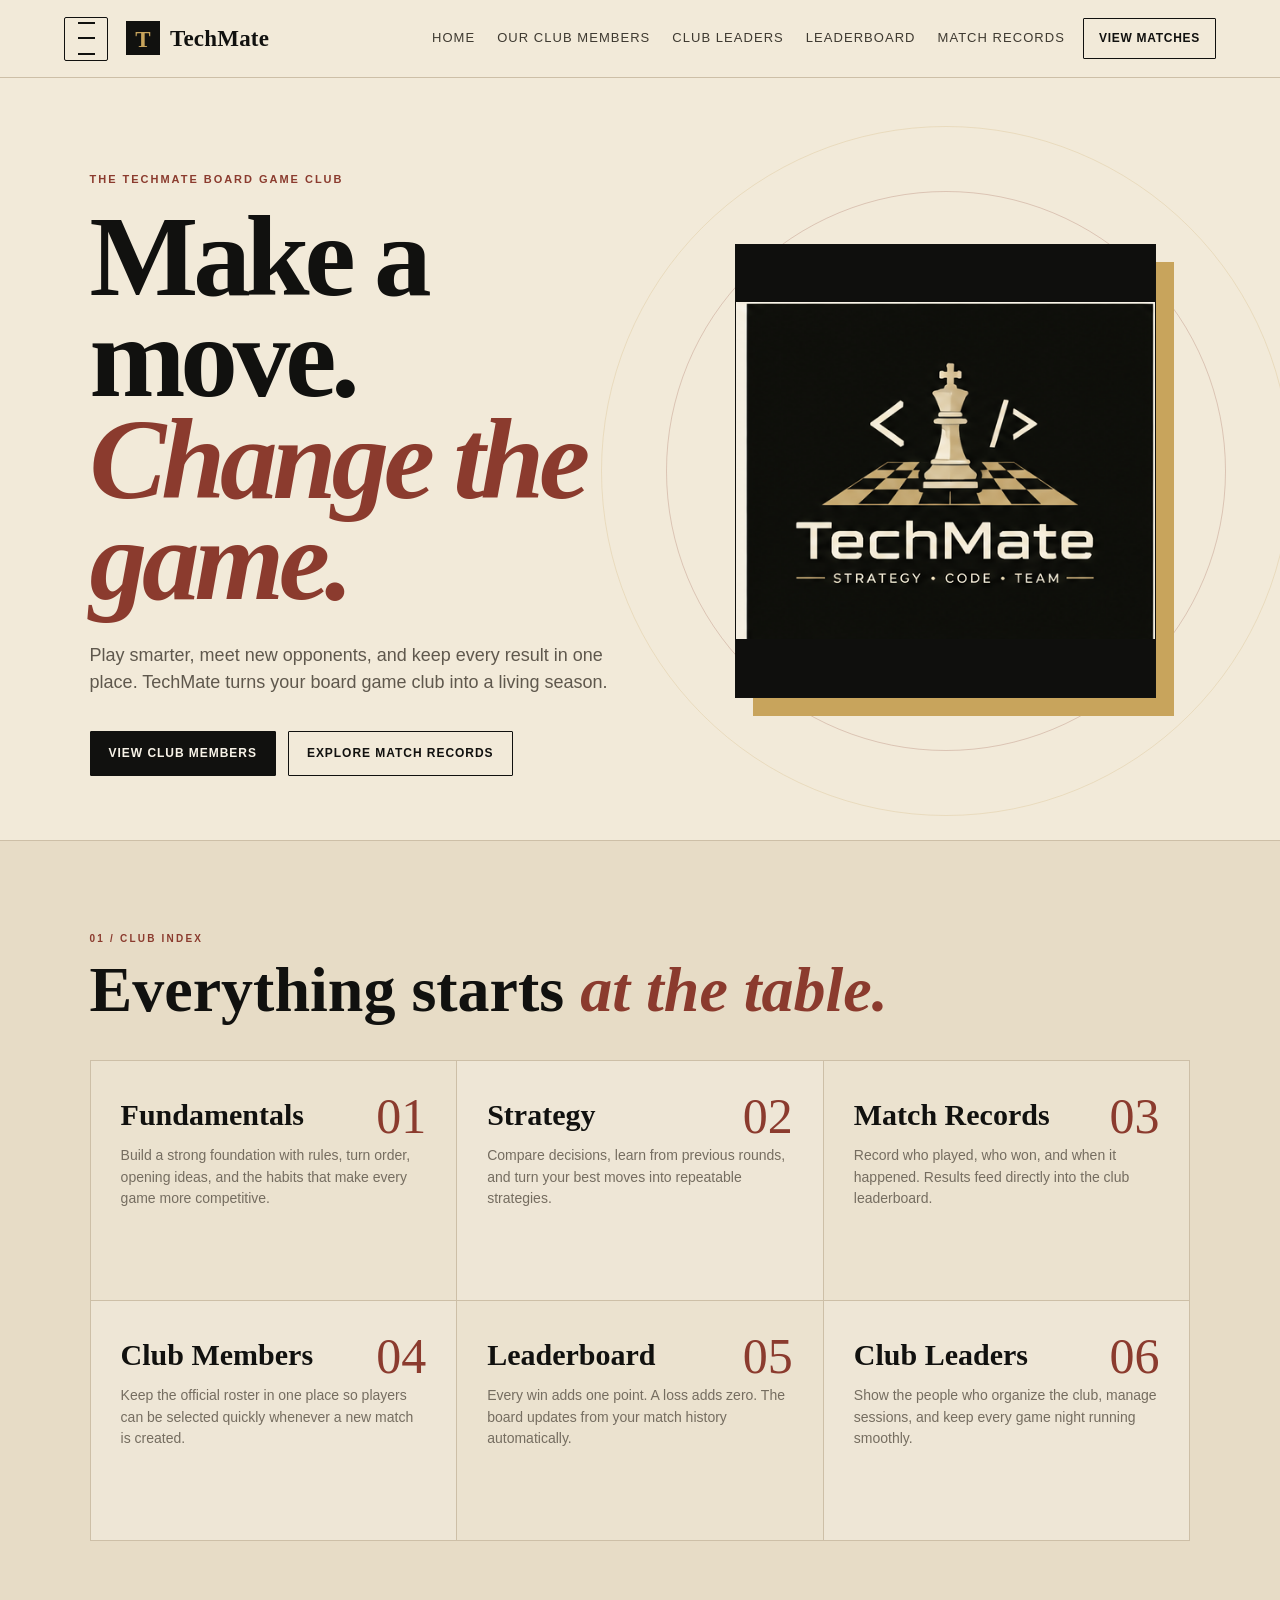
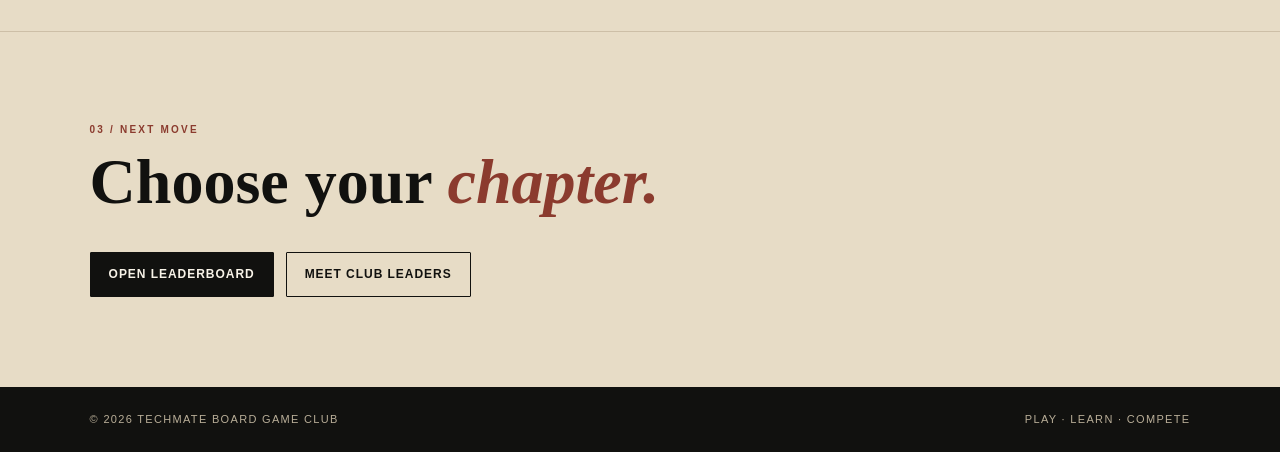
<file: readonly/index.html>
<!DOCTYPE html>
<html lang="en">
<head>
<meta charset="UTF-8"><meta name="viewport" content="width=device-width, initial-scale=1.0">
<title>TechMate | Board Game Club</title>
<link rel="stylesheet" href="style.css">
</head>
<body data-page="home" data-editable="false">
<header class="navbar">
<button class="menu-toggle" id="menuToggle" aria-label="Open table of contents"><span></span><span></span><span></span></button>
<a class="brand" href="index.html"><span class="brand-mark">T</span><span>TechMate</span></a>
<nav><a href="index.html">Home</a><a href="club-members.html">Our Club Members</a><a href="club-leaders.html">Club Leaders</a><a href="leaderboard.html">Leaderboard</a><a href="match-records.html">Match Records</a></nav>
<a class="nav-button" href="match-records.html">View Matches</a>
</header>
<div class="sidebar-overlay" id="sidebarOverlay"></div>
<aside class="sidebar" id="sidebar">
<div class="sidebar-head"><span class="brand-mark">T</span><span class="sidebar-title">TechMate</span></div>
<nav class="sidebar-nav">
<a href="index.html"><span class="dot"></span>Home</a>
<a href="club-members.html"><span class="dot"></span>Our Club Members</a>
<a href="club-leaders.html"><span class="dot"></span>Club Leaders</a>
<a href="leaderboard.html"><span class="dot"></span>Leaderboard</a>
<a href="match-records.html"><span class="dot"></span>Match Records</a>
</nav>
<a class="button primary sidebar-cta" href="club-members.html">View Club Members</a>
</aside>
<main>
<section id="home" class="hero">
<div class="hero-copy">
<div class="badge">THE TECHMATE BOARD GAME CLUB</div>
<h1>Make a move.<br><span>Change the game.</span></h1>
<p>Play smarter, meet new opponents, and keep every result in one place. TechMate turns your board game club into a living season.</p>
<div class="hero-actions"><a class="button primary" href="club-members.html">View Club Members</a><a class="button secondary" href="match-records.html">Explore Match Records</a></div>
</div>
<div class="hero-visual"><div class="orbit orbit-one"></div><div class="orbit orbit-two"></div><div class="member-photo-card"><img class="hero-logo" src="chess_code_logo.png" alt="TechMate Chess Code logo"></div></div>
</section>
<section class="home-section">
<div class="section-kicker">01 / Club Index</div><h2 class="section-title">Everything starts <span>at the table.</span></h2>
<div class="mast-grid">
<article class="mast-card"><span class="number">01</span><h3>Fundamentals</h3><p>Build a strong foundation with rules, turn order, opening ideas, and the habits that make every game more competitive.</p></article>
<article class="mast-card"><span class="number">02</span><h3>Strategy</h3><p>Compare decisions, learn from previous rounds, and turn your best moves into repeatable strategies.</p></article>
<article class="mast-card"><span class="number">03</span><h3>Match Records</h3><p>Record who played, who won, and when it happened. Results feed directly into the club leaderboard.</p></article>
<article class="mast-card"><span class="number">04</span><h3>Club Members</h3><p>Keep the official roster in one place so players can be selected quickly whenever a new match is created.</p></article>
<article class="mast-card"><span class="number">05</span><h3>Leaderboard</h3><p>Every win adds one point. A loss adds zero. The board updates from your match history automatically.</p></article>
<article class="mast-card"><span class="number">06</span><h3>Club Leaders</h3><p>Show the people who organize the club, manage sessions, and keep every game night running smoothly.</p></article>
</div>
</section>
<section class="home-section"><div class="section-kicker">03 / Next move</div><h2 class="section-title">Choose your <span>chapter.</span></h2><div class="hero-actions"><a class="button primary" href="leaderboard.html">Open Leaderboard</a><a class="button secondary" href="club-leaders.html">Meet Club Leaders</a></div></section>
</main>
<footer><span>© 2026 TechMate Board Game Club</span><span>Play · Learn · Compete</span></footer>
<script src="supabase-config.js"></script><script src="sync.js"></script><script src="script.js"></script>
</body></html>
</file>
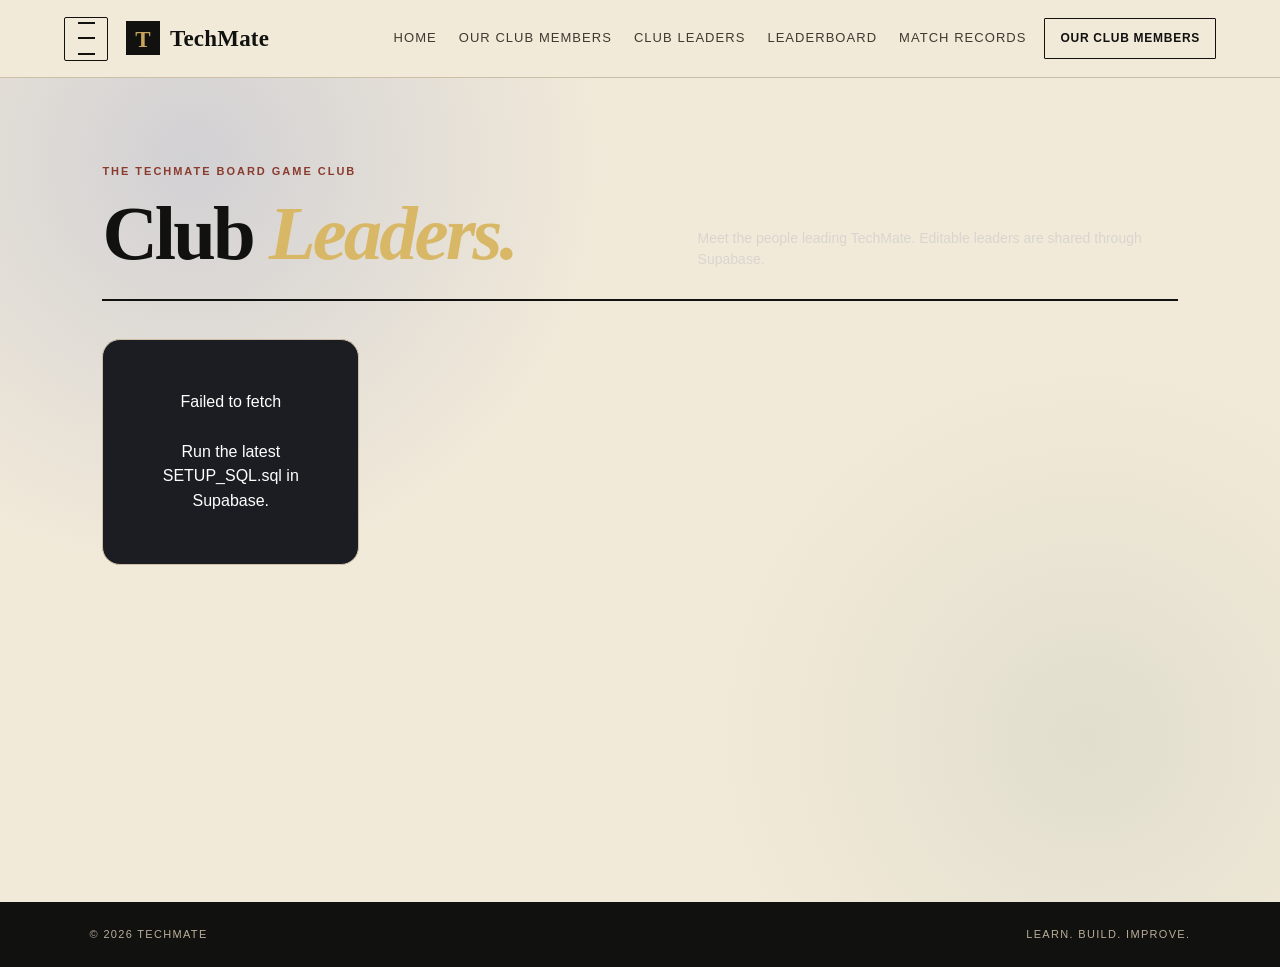
<file: readonly/club-leaders.html>
<!DOCTYPE html><html lang="en"><head><meta charset="UTF-8"><meta name="viewport" content="width=device-width, initial-scale=1.0"><title>TechMate | Club Leaders</title><link rel="stylesheet" href="style.css"><style>
.club-page{min-height:calc(100vh - 76px);padding:80px 8% 110px;background:radial-gradient(circle at 15% 10%,rgba(80,106,190,.20),transparent 32%),radial-gradient(circle at 85% 80%,rgba(75,116,105,.10),transparent 30%)}
.club-wrap{max-width:1100px;margin:0 auto}.club-title{display:flex;justify-content:space-between;align-items:end;gap:30px;margin-bottom:38px}.club-title h1,.editor-title h2{font-size:clamp(44px,6vw,78px);line-height:.95;letter-spacing:-3px;margin:0}.club-title h1 span,.editor-title h2 span{color:var(--accent)}.club-title p,.editor-title p{max-width:480px;color:var(--muted)}
.member-grid{display:grid;grid-template-columns:repeat(auto-fill,minmax(220px,1fr));gap:16px}.club-card{background:rgba(17,21,29,.9);border:1px solid var(--line);border-radius:18px;padding:18px;overflow:hidden}.club-photo{width:100%;aspect-ratio:1/1;border-radius:13px;object-fit:cover;background:#0d1118;display:block}.club-placeholder{width:100%;aspect-ratio:1/1;border-radius:13px;background:#0d1118;display:grid;place-items:center;font-size:42px;color:var(--accent);font-weight:900}.club-card h3{margin:16px 0 5px;font-size:21px}.club-card p{margin:0;color:var(--muted);font-size:13px}.card-actions{display:flex;gap:8px;margin-top:15px}.small-btn{border:1px solid var(--line);background:transparent;color:var(--text);border-radius:9px;padding:8px 11px;cursor:pointer}.small-btn:hover{background:var(--panel-light)}
.member-editor{margin-top:35px;background:rgba(17,21,29,.9);border:1px solid var(--line);border-radius:18px;padding:28px}.editor-title{display:flex;justify-content:space-between;gap:25px;align-items:end;margin-bottom:24px}.editor-form{display:grid;grid-template-columns:1fr 1fr;gap:16px}.editor-form label{display:grid;gap:7px;color:var(--muted);font-size:11px;font-weight:800;text-transform:uppercase;letter-spacing:1px}.editor-form input{width:100%;box-sizing:border-box;padding:12px;border-radius:9px;border:1px solid var(--line);background:#0d1118;color:var(--text);font:inherit}.photo-preview-wrap{display:flex;align-items:center;gap:12px}.photo-preview-wrap img{width:80px;height:80px;object-fit:cover;border-radius:10px;border:1px solid var(--line)}.editor-actions{grid-column:1/-1;display:flex;gap:10px}.status{grid-column:1/-1;color:var(--muted);font-size:13px}.empty{padding:50px;text-align:center;color:var(--muted);background:rgba(17,21,29,.8);border:1px solid var(--line);border-radius:18px}
@media(max-width:700px){.club-title,.editor-title{display:block}.club-title p,.editor-title p{margin-top:18px}.editor-form{grid-template-columns:1fr}.editor-actions,.status{grid-column:auto}}
</style></head><body data-page="club-leaders" data-editable="false">
<header class="navbar"><button class="menu-toggle" id="menuToggle" aria-label="Toggle menu"><span></span><span></span><span></span></button><a class="brand" href="index.html"><span class="brand-mark">T</span><span>TechMate</span></a><nav><a href="index.html">Home</a><a href="club-members.html">Our Club Members</a><a href="club-leaders.html">Club Leaders</a><a href="leaderboard.html">Leaderboard</a><a href="match-records.html">Match Records</a></nav><a class="nav-button" href="club-members.html">Our Club Members</a></header>
<div class="sidebar-overlay" id="sidebarOverlay"></div><aside class="sidebar" id="sidebar"><div class="sidebar-head"><span class="brand-mark">T</span><span class="sidebar-title">TechMate</span></div><nav class="sidebar-nav"><a href="index.html"><span class="dot"></span>Home</a><a href="club-members.html"><span class="dot"></span>Our Club Members</a><a href="club-leaders.html"><span class="dot"></span>Club Leaders</a><a href="leaderboard.html"><span class="dot"></span>Leaderboard</a><a href="match-records.html"><span class="dot"></span>Match Records</a></nav></aside>
<main class="club-page"><div class="club-wrap"><div class="club-title"><div><div class="badge">THE TECHMATE BOARD GAME CLUB</div><h1>Club <span>Leaders.</span></h1></div><p>Meet the people leading TechMate. Editable leaders are shared through Supabase.</p></div><div id="leaderGrid" class="member-grid"><div class="empty">Loading leaders...</div></div></div></main><footer><span>© 2026 TechMate</span><span>Learn. Build. Improve.</span></footer><script src="supabase-config.js"></script><script src="club-leaders.js"></script><script src="script.js"></script></body></html>
</file>
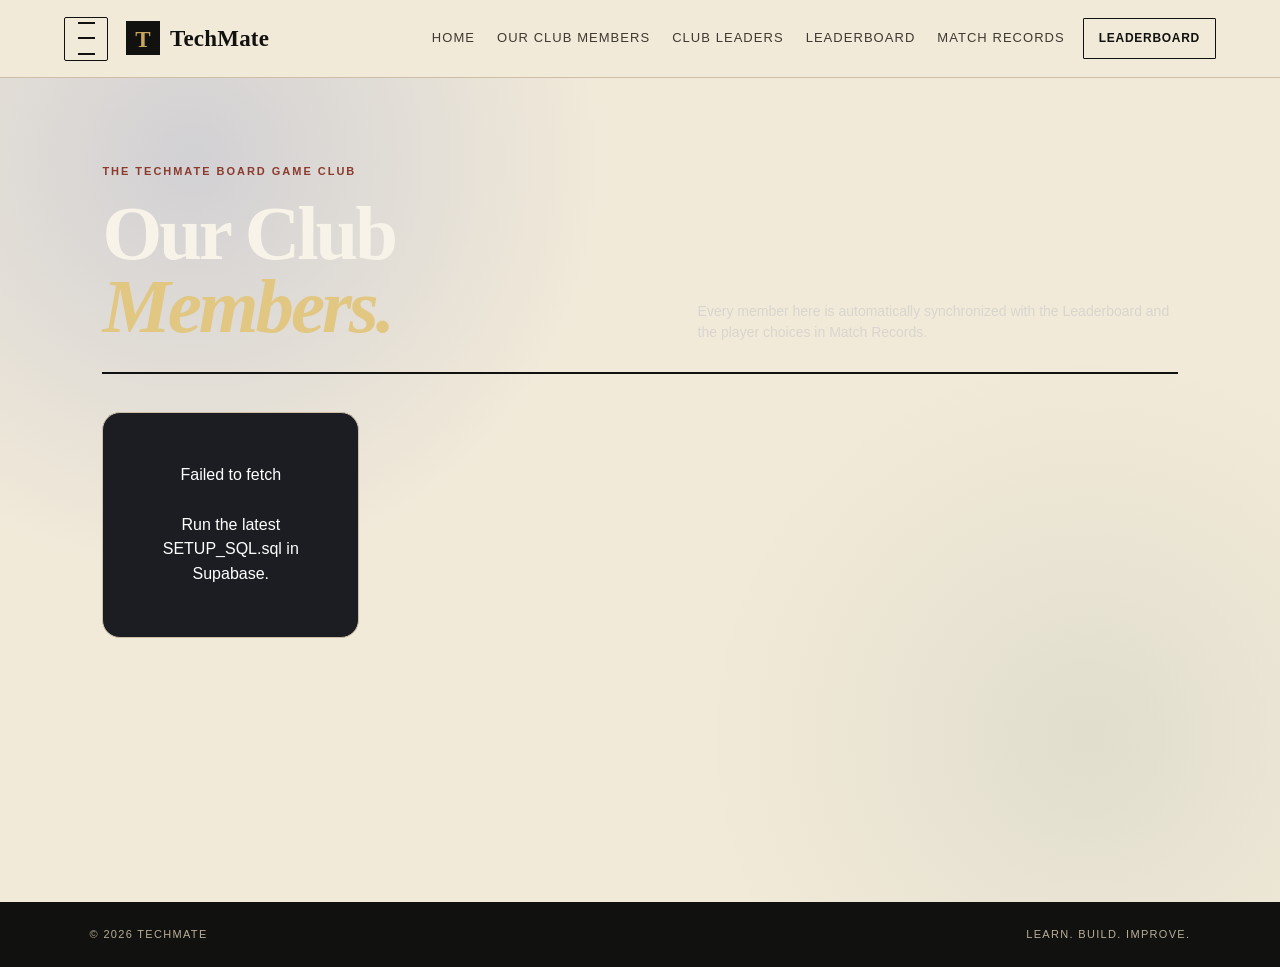
<file: readonly/club-members.html>
<!DOCTYPE html><html lang="en"><head><meta charset="UTF-8"><meta name="viewport" content="width=device-width, initial-scale=1.0"><title>TechMate | Our Club Members</title><link rel="stylesheet" href="style.css">
<style>
.club-page{min-height:calc(100vh - 76px);padding:80px 8% 110px;background:radial-gradient(circle at 15% 10%,rgba(80,106,190,.20),transparent 32%),radial-gradient(circle at 85% 80%,rgba(75,116,105,.10),transparent 30%)}
.club-wrap{max-width:1100px;margin:0 auto}.club-title{display:flex;justify-content:space-between;align-items:end;gap:30px;margin-bottom:38px}.club-title h1,.editor-title h2{color:#f8f3e8;font-size:clamp(44px,6vw,78px);line-height:.95;letter-spacing:-3px;margin:0}.club-title h1 span,.editor-title h2 span{color:#e1c781!important}.club-title p,.editor-title p{max-width:480px;color:#d8d5cf!important}
.member-grid{display:grid;grid-template-columns:repeat(auto-fill,minmax(220px,1fr));gap:16px}.club-card{background:rgba(17,21,29,.9);border:1px solid var(--line);border-radius:18px;padding:18px;overflow:hidden}.club-photo{width:100%;aspect-ratio:1/1;border-radius:13px;object-fit:cover;background:#0d1118;display:block}.club-placeholder{width:100%;aspect-ratio:1/1;border-radius:13px;background:#0d1118;display:grid;place-items:center;font-size:42px;color:var(--accent);font-weight:900}.club-card h3{margin:16px 0 5px;font-size:21px}.club-card p{margin:0;color:var(--muted);font-size:13px}.card-actions{display:flex;gap:8px;margin-top:15px}.small-btn{border:1px solid var(--line);background:transparent;color:var(--text);border-radius:9px;padding:8px 11px;cursor:pointer}.small-btn:hover{background:var(--panel-light)}
.member-editor{margin-top:35px;background:rgba(17,21,29,.9);border:1px solid var(--line);border-radius:18px;padding:28px}.editor-title{display:flex;justify-content:space-between;gap:25px;align-items:end;margin-bottom:24px}.editor-form{display:grid;grid-template-columns:1fr 1fr;gap:16px}.editor-form label{display:grid;gap:7px;color:#f0ede7!important;font-size:11px;font-weight:800;text-transform:uppercase;letter-spacing:1px}.editor-form input{width:100%;box-sizing:border-box;padding:12px;border-radius:9px;border:1px solid var(--line);background:#0d1118;color:var(--text);font:inherit}.photo-preview-wrap{display:flex;align-items:center;gap:12px}.photo-preview-wrap img{width:80px;height:80px;object-fit:cover;border-radius:10px;border:1px solid var(--line)}.editor-actions{grid-column:1/-1;display:flex;gap:10px}.status{grid-column:1/-1;color:#f0ede7!important;font-size:13px}.empty{padding:50px;text-align:center;color:var(--muted);background:rgba(17,21,29,.8);border:1px solid var(--line);border-radius:18px}
@media(max-width:700px){.club-title,.editor-title{display:block}.club-title p,.editor-title p{margin-top:18px}.editor-form{grid-template-columns:1fr}.editor-actions,.status{grid-column:auto}}
</style></head>
<body data-page="club-members" data-editable="false">
<header class="navbar"><button class="menu-toggle" id="menuToggle" aria-label="Toggle menu"><span></span><span></span><span></span></button><a class="brand" href="index.html"><span class="brand-mark">T</span><span>TechMate</span></a>
<nav><a href="index.html">Home</a><a href="club-members.html">Our Club Members</a><a href="club-leaders.html">Club Leaders</a><a href="leaderboard.html">Leaderboard</a><a href="match-records.html">Match Records</a></nav><a class="nav-button" href="leaderboard.html">Leaderboard</a></header>
<div class="sidebar-overlay" id="sidebarOverlay"></div><aside class="sidebar" id="sidebar"><div class="sidebar-head"><span class="brand-mark">T</span><span class="sidebar-title">TechMate</span></div><nav class="sidebar-nav"><a href="index.html"><span class="dot"></span>Home</a><a href="club-members.html"><span class="dot"></span>Our Club Members</a><a href="club-leaders.html"><span class="dot"></span>Club Leaders</a><a href="leaderboard.html"><span class="dot"></span>Leaderboard</a><a href="match-records.html"><span class="dot"></span>Match Records</a></nav></aside>
<main class="club-page"><div class="club-wrap"><div class="club-title"><div><div class="badge">THE TECHMATE BOARD GAME CLUB</div><h1>Our Club <span>Members.</span></h1></div><p>Every member here is automatically synchronized with the Leaderboard and the player choices in Match Records.</p></div>
<div id="memberGrid" class="member-grid"><div class="empty">Loading members...</div></div></div></main>
<footer><span>© 2026 TechMate</span><span>Learn. Build. Improve.</span></footer>
<script src="supabase-config.js"></script><script src="club-members.js"></script><script src="script.js"></script></body></html>
</file>
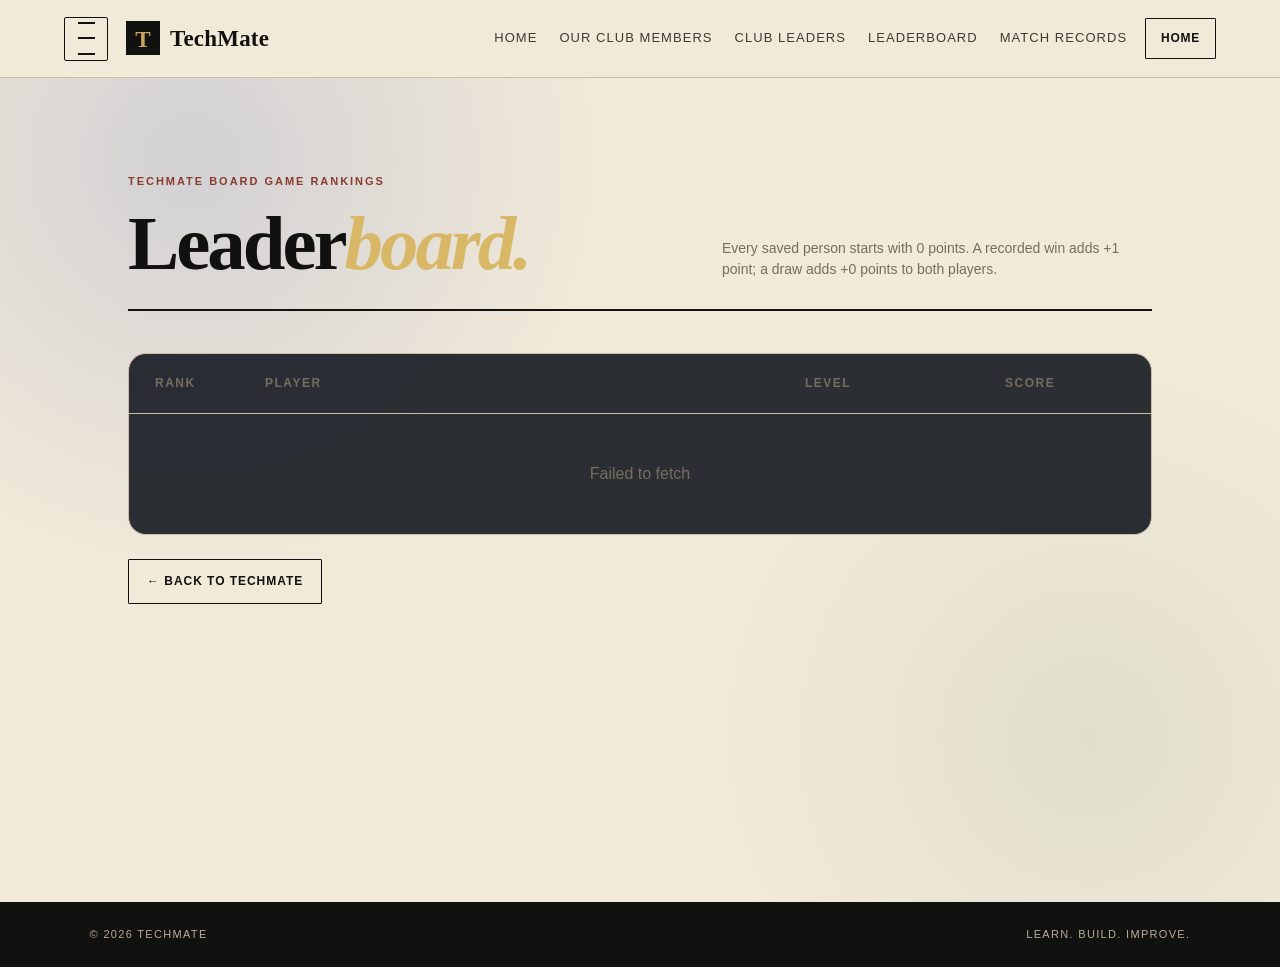
<file: readonly/leaderboard.html>
<!DOCTYPE html>
<html lang="en"><head><meta charset="UTF-8"><meta name="viewport" content="width=device-width, initial-scale=1.0">
<title>TechMate | Leaderboard</title><link rel="stylesheet" href="style.css">
<style>
.leaderboard-page{min-height:calc(100vh - 76px);padding:90px 10% 120px;background:radial-gradient(circle at 15% 10%,rgba(80,106,190,.20),transparent 32%),radial-gradient(circle at 85% 80%,rgba(75,116,105,.10),transparent 30%)}
.leaderboard-wrap{max-width:1050px;margin:0 auto} .leaderboard-title{display:flex;justify-content:space-between;align-items:end;gap:30px;margin-bottom:42px}
.leaderboard-title h1,.manager-head h2{font-size:clamp(44px,6vw,78px);line-height:.95;letter-spacing:-3px} .leaderboard-title h1 span,.manager-head h2 span{color:var(--accent)}
.leaderboard-title p,.manager-head p{max-width:430px;color:var(--muted)} .leaderboard-card,.members-manager{background:rgba(17,21,29,.88);border:1px solid var(--line);border-radius:18px;overflow:hidden}
.leaderboard-header,.player-row{display:grid;grid-template-columns:90px 1fr 180px 120px;align-items:center;gap:20px;padding:20px 26px}
.leaderboard-header{color:var(--muted);font-size:12px;font-weight:800;letter-spacing:1.5px;text-transform:uppercase;border-bottom:1px solid var(--line)}
.player-row{min-height:82px;border-bottom:1px solid var(--line);transition:background .18s ease} .player-row:last-child{border-bottom:0} .player-row:hover{background:var(--panel-light)}
.rank{color:var(--accent);font-weight:800;font-size:20px} .player{display:flex;align-items:center;gap:14px;font-weight:700} .avatar{width:38px;height:38px;border:1px solid #3b4558;border-radius:10px;display:grid;place-items:center;color:var(--accent);background:#0d1118;font-size:13px;font-weight:800}
.avatar-photo{object-fit:cover}.score{font-weight:800} .level{color:var(--muted);font-size:14px} .empty-members{padding:48px;text-align:center;color:var(--muted)}
.members-manager{margin-top:34px;padding:28px} .manager-head{display:flex;justify-content:space-between;align-items:end;gap:30px;margin-bottom:24px} .member-list{display:grid;gap:10px}
.member-item{display:grid;grid-template-columns:1fr 160px auto;gap:16px;align-items:center;padding:14px 16px;border:1px solid var(--line);border-radius:12px;background:#0d1118}
.member-name{font-weight:800} .member-level{color:var(--muted)} .member-actions{display:flex;gap:8px} .member-actions button{border:1px solid var(--line);background:transparent;color:var(--text);padding:8px 11px;border-radius:8px;cursor:pointer}
.member-form{display:grid;grid-template-columns:1fr 180px auto;gap:12px;align-items:end;margin-bottom:20px;padding:16px;border:1px solid var(--line);border-radius:12px;background:#0d1118}
.member-form label{display:grid;gap:7px;color:var(--muted);font-size:11px;font-weight:800;text-transform:uppercase;letter-spacing:1px}
.member-form input{width:100%;box-sizing:border-box;padding:12px;border-radius:9px;border:1px solid var(--line);background:#11151d;color:var(--text);font:inherit}
.member-form-actions{display:flex;gap:8px} .record-status{grid-column:1/-1;color:var(--muted);font-size:13px}
.leaderboard-actions{display:flex;gap:12px;margin-top:24px}
@media(max-width:800px){.leaderboard-page{padding:70px 7% 90px}.leaderboard-title,.manager-head{display:block}.leaderboard-title p,.manager-head p{margin-top:18px}.leaderboard-header,.player-row{grid-template-columns:55px 1fr 80px;padding:16px}.leaderboard-header span:nth-child(3),.player-row .level{display:none}.member-form,.member-item{grid-template-columns:1fr}.member-actions{justify-content:flex-start}}
</style></head>
<body data-page="leaderboard" data-editable="false">
<header class="navbar"><button class="menu-toggle" id="menuToggle" aria-label="Toggle menu"><span></span><span></span><span></span></button>
<a class="brand" href="index.html"><span class="brand-mark">T</span><span>TechMate</span></a>
<nav><a href="index.html#home">Home</a><a href="club-members.html">Our Club Members</a><a href="club-leaders.html">Club Leaders</a><a href="leaderboard.html">Leaderboard</a><a href="match-records.html">Match Records</a></nav>
<a class="nav-button" href="index.html">Home</a></header>
<div class="sidebar-overlay" id="sidebarOverlay"></div><aside class="sidebar" id="sidebar"><div class="sidebar-head"><span class="brand-mark">T</span><span class="sidebar-title">TechMate</span></div>
<nav class="sidebar-nav"><a href="index.html#home"><span class="dot"></span>Home</a><a href="club-members.html"><span class="dot"></span>Our Club Members</a><a href="club-leaders.html"><span class="dot"></span>Club Leaders</a><a href="leaderboard.html"><span class="dot"></span>Leaderboard</a><a href="match-records.html"><span class="dot"></span>Match Records</a></nav>
<a class="button primary sidebar-cta" href="index.html">Home</a></aside>
<main class="leaderboard-page"><div class="leaderboard-wrap">
<div class="leaderboard-title" id="club-members"><div><div class="badge">TECHMATE BOARD GAME RANKINGS</div><h1>Leader<span>board.</span></h1></div>
<p>Every saved person starts with 0 points. A recorded win adds +1 point; a draw adds +0 points to both players.</p></div>
<section class="leaderboard-card" aria-label="Leaderboard"><div class="leaderboard-header"><span>Rank</span><span>Player</span><span>Level</span><span>Score</span></div><div id="leaderboardList"><div class="empty-members">Loading members...</div></div></section>

<div class="leaderboard-actions"><a class="button secondary" href="index.html">← Back to TechMate</a></div>
</div></main>
<footer><span>© 2026 TechMate</span><span>Learn. Build. Improve.</span></footer>
<script src="supabase-config.js"></script><script src="players.js"></script><script src="leaderboard.js"></script><script src="sync.js"></script><script src="script.js"></script>
</body></html>
</file>
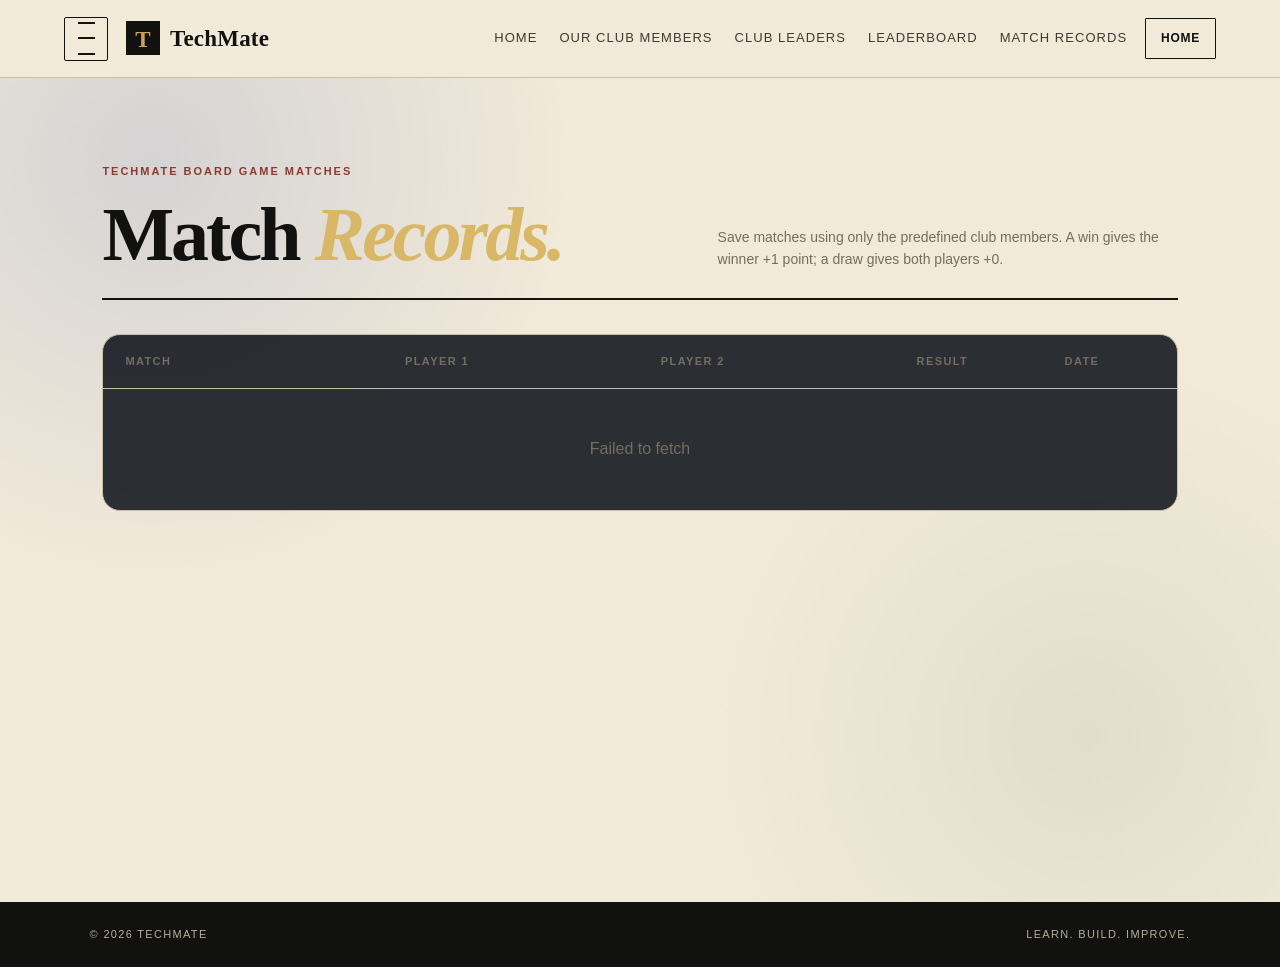
<file: readonly/match-records.html>
<!DOCTYPE html><html lang="en"><head><meta charset="UTF-8"><meta name="viewport" content="width=device-width, initial-scale=1.0"><title>TechMate | Match Records</title><link rel="stylesheet" href="style.css">
<style>
.records-page{min-height:calc(100vh - 76px);padding:80px 8% 110px;background:radial-gradient(circle at 12% 10%,rgba(80,106,190,.18),transparent 32%),radial-gradient(circle at 85% 80%,rgba(75,116,105,.10),transparent 30%)} .records-wrap{max-width:1100px;margin:0 auto}
.records-title{display:flex;justify-content:space-between;align-items:end;gap:30px;margin-bottom:34px} .records-title h1{font-size:clamp(44px,6vw,76px);line-height:.95;letter-spacing:-3px} .records-title h1 span{color:var(--accent)} .records-title p{max-width:460px;color:var(--muted)}
.records-actions{display:flex;gap:12px;flex-wrap:wrap;margin-bottom:24px} .record-form,.person-form{display:none;background:rgba(17,21,29,.95);border:1px solid var(--line);border-radius:18px;padding:24px;margin-bottom:24px} .record-form.open,.person-form.open{display:block}
.record-form-grid,.person-form-grid{display:grid;grid-template-columns:repeat(2,minmax(0,1fr));gap:16px} .record-form label,.person-form label{display:grid;gap:7px;color:var(--muted);font-size:12px;font-weight:800;text-transform:uppercase;letter-spacing:1px}
.record-form input,.record-form select,.person-form input{width:100%;box-sizing:border-box;padding:13px 14px;border-radius:10px;border:1px solid var(--line);background:#0d1118;color:var(--text);font:inherit}
.form-actions{display:flex;gap:10px;margin-top:18px} .record-status{color:var(--muted);font-size:13px;margin-top:12px}
.records-card{background:rgba(17,21,29,.88);border:1px solid var(--line);border-radius:18px;overflow:hidden} .records-header,.record-row{display:grid;grid-template-columns:1.1fr 1fr 1fr 130px 90px;gap:18px;align-items:center;padding:18px 22px}
.records-header{color:var(--muted);font-size:11px;font-weight:800;letter-spacing:1.4px;text-transform:uppercase;border-bottom:1px solid var(--line)} .record-row{min-height:64px;border-bottom:1px solid var(--line)} .record-row:last-child{border-bottom:0} .record-row .match-name{font-weight:800} .record-row .person{color:var(--text)} .record-row .result{font-weight:800} .record-row .date{color:var(--muted);font-size:13px} .empty-records{padding:48px;text-align:center;color:var(--muted)}
@media(max-width:800px){.records-page{padding:65px 7% 90px}.records-title{display:block}.records-title p{margin-top:18px}.record-form-grid,.person-form-grid{grid-template-columns:1fr}.records-header,.record-row{grid-template-columns:1fr 1fr;padding:14px}.records-header span:nth-child(4),.records-header span:nth-child(5),.record-row .date{display:none}}
</style></head>
<body data-page="match-records" data-editable="false">
<header class="navbar"><button class="menu-toggle" id="menuToggle" aria-label="Toggle menu"><span></span><span></span><span></span></button><a class="brand" href="index.html"><span class="brand-mark">T</span><span>TechMate</span></a>
<nav><a href="index.html#home">Home</a><a href="club-members.html">Our Club Members</a><a href="club-leaders.html">Club Leaders</a><a href="leaderboard.html">Leaderboard</a><a href="match-records.html">Match Records</a></nav>
<a class="nav-button" href="index.html">Home</a></header>
<div class="sidebar-overlay" id="sidebarOverlay"></div><aside class="sidebar" id="sidebar"><div class="sidebar-head"><span class="brand-mark">T</span><span class="sidebar-title">TechMate</span></div>
<nav class="sidebar-nav"><a href="index.html#home"><span class="dot"></span>Home</a><a href="club-members.html"><span class="dot"></span>Our Club Members</a><a href="club-leaders.html"><span class="dot"></span>Club Leaders</a><a href="leaderboard.html"><span class="dot"></span>Leaderboard</a><a href="match-records.html"><span class="dot"></span>Match Records</a></nav><a class="button primary sidebar-cta" href="index.html">Home</a></aside>
<main class="records-page"><div class="records-wrap"><div class="records-title"><div><div class="badge">TECHMATE BOARD GAME MATCHES</div><h1>Match <span>Records.</span></h1></div>
<p>Save matches using only the predefined club members. A win gives the winner +1 point; a draw gives both players +0.</p></div>
<div class="records-card"><div class="records-header"><span>Match</span><span>Player 1</span><span>Player 2</span><span>Result</span><span>Date</span></div><div id="recordsList"><div class="empty-records">Loading match records...</div></div></div>
</div></main><footer><span>© 2026 TechMate</span><span>Learn. Build. Improve.</span></footer>
<script src="supabase-config.js"></script><script src="players.js"></script><script src="match-records.js"></script><script src="sync.js"></script><script src="script.js"></script></body></html>
</file>
<file: readonly/style.css>
*{box-sizing:border-box;margin:0;padding:0}
html{scroll-behavior:smooth}
:root{
 --ink:#11110f;--paper:#f2ead9;--paper2:#e7dcc6;--gold:#c8a45c;--gold2:#e1c781;--red:#8b3b2e;--muted:#756d60;--line:#cdbfa7;
 --dark:#171713;--dark2:#222018;--white:#f8f3e8;--text:#f8f3e8;--accent:#e1c781;--panel-light:#2b2d34;
}
body{font-family:Inter,ui-sans-serif,-apple-system,BlinkMacSystemFont,"Segoe UI",Arial,sans-serif;background:var(--paper);color:var(--ink);line-height:1.55}
a{color:inherit;text-decoration:none}
button,input,select{font:inherit}

/* ---------- top navigation ---------- */
.navbar{height:78px;padding:0 5%;display:flex;align-items:center;gap:18px;position:sticky;top:0;z-index:100;background:rgba(242,234,217,.96);backdrop-filter:blur(10px);border-bottom:1px solid var(--line)}
.menu-toggle{width:44px;height:44px;border:1px solid var(--ink);background:transparent;border-radius:2px;display:grid;place-items:center;gap:4px;cursor:pointer}
.menu-toggle span{width:17px;height:2px;background:var(--ink);display:block}
.brand{display:flex;align-items:center;gap:10px;font-family:Georgia,"Times New Roman",serif;font-weight:800;font-size:23px;letter-spacing:.2px;margin-right:auto}
.brand-mark{width:34px;height:34px;border:1.5px solid var(--ink);display:grid;place-items:center;font-family:Georgia,serif;color:var(--gold);background:var(--ink)}
.navbar nav{display:flex;gap:22px;color:#3f3a31;font-size:13px;text-transform:uppercase;letter-spacing:.08em}
.navbar nav a:hover{color:var(--red)}
.nav-button,.edit-button{padding:10px 15px;border:1px solid var(--ink);background:transparent;border-radius:1px;font-weight:700;font-size:12px;text-transform:uppercase;letter-spacing:.06em;cursor:pointer}
.edit-button{background:var(--ink);color:var(--white)}

/* ---------- table of contents ---------- */
.sidebar{position:fixed;top:0;left:0;width:min(340px,86vw);height:100vh;padding:30px 28px;background:var(--dark);color:var(--white);border-right:2px solid var(--gold);z-index:120;transform:translateX(-100%);transition:transform .32s ease;display:flex;flex-direction:column}
.sidebar.open{transform:translateX(0)}
.sidebar-overlay{position:fixed;inset:0;background:rgba(0,0,0,.5);opacity:0;pointer-events:none;z-index:110;transition:.25s}
.sidebar-overlay.visible{opacity:1;pointer-events:auto}
.sidebar-head{display:flex;align-items:center;gap:10px;padding-bottom:22px;border-bottom:1px solid #4c463b}
.sidebar-title{font-family:Georgia,serif;font-size:22px}
.sidebar::before{content:"TABLE OF CONTENTS";display:block;color:var(--gold2);font-size:10px;letter-spacing:.22em;margin:22px 0 10px}
.sidebar-nav{display:flex;flex-direction:column;gap:2px}
.sidebar-nav a{display:flex;align-items:center;gap:12px;padding:13px 10px;border-bottom:1px solid #343129;color:#d8cfbf;font-family:Georgia,serif;font-size:18px}
.sidebar-nav a:hover{color:var(--gold2);padding-left:16px}
.sidebar-nav .dot{width:7px;height:7px;background:var(--gold);display:block}
.sidebar-cta{margin-top:auto;text-align:center}

/* ---------- home ---------- */
.hero{position:relative;min-height:720px;padding:88px 7% 64px;display:grid;grid-template-columns:1.05fr .95fr;align-items:center;gap:70px;overflow:hidden;background:var(--paper)}
.hero::after{content:"";position:absolute;inset:0;background:linear-gradient(transparent 49.5%,rgba(17,17,15,.05) 50%,transparent 50.5%),linear-gradient(90deg,transparent 49.5%,rgba(17,17,15,.05) 50%,transparent 50.5%);background-size:76px 76px;pointer-events:none;opacity:.7}
.hero-copy{position:relative;z-index:2;max-width:720px}
.badge{display:inline-block;color:var(--red);font-size:11px;font-weight:800;letter-spacing:.18em;text-transform:uppercase;margin-bottom:18px}
.hero h1{font-family:Georgia,"Times New Roman",serif;font-weight:900;font-size:clamp(68px,9vw,124px);line-height:.88;letter-spacing:-.045em;max-width:780px}
.hero h1 span{color:var(--red);font-style:italic}
.hero-copy>p{margin-top:30px;max-width:650px;color:#5f584d;font-size:18px}
.hero-actions{display:flex;gap:12px;margin-top:34px;flex-wrap:wrap}
.button{display:inline-flex;align-items:center;justify-content:center;padding:12px 18px;border:1px solid var(--ink);font-size:12px;text-transform:uppercase;letter-spacing:.08em;font-weight:800;cursor:pointer;border-radius:1px}
.button.primary{background:var(--ink);color:var(--white)}
.button.secondary{background:transparent;color:var(--ink)}
.button:hover{transform:translateY(-1px)}
.hero-visual{position:relative;z-index:2;display:grid;place-items:center;min-height:470px}
.member-photo-card{width:min(430px,86%);aspect-ratio:1/1.08;background:var(--dark);border:1px solid var(--ink);padding:16px;box-shadow:18px 18px 0 var(--gold);position:relative;display:flex;flex-direction:column;justify-content:flex-end}
.member-photo-card::before{content:"YOUR NEXT MOVE";position:absolute;top:12px;left:16px;color:var(--gold2);font-size:10px;font-weight:800;letter-spacing:.2em;z-index:2}
.member-photo-card::after{content:"♟  ♜  ♞  ♝  ♛  ♚";position:absolute;bottom:12px;left:16px;color:#d3c5aa;font-size:16px;letter-spacing:8px;z-index:2}
.member-photo-card img{width:100%;height:100%;object-fit:cover;display:block;filter:saturate(.8) contrast(1.02)}
.orbit{position:absolute;border:1px solid rgba(139,59,46,.22);border-radius:50%}.orbit-one{width:560px;height:560px}.orbit-two{width:690px;height:690px;border-color:rgba(200,164,92,.22)}

/* ---------- home content ---------- */
.home-section{padding:90px 7%;background:var(--paper2);border-top:1px solid var(--line)}
.home-section.dark{background:var(--dark);color:var(--white);border-color:#333027}
.section-kicker{font-size:10px;letter-spacing:.22em;text-transform:uppercase;color:var(--red);font-weight:900}
.dark .section-kicker{color:var(--gold2)}
.section-title{font-family:Georgia,serif;font-size:clamp(42px,5vw,72px);line-height:1;margin:12px 0 38px}
.section-title span{color:var(--red);font-style:italic}
.dark .section-title span{color:var(--gold2)}
.mast-grid{display:grid;grid-template-columns:repeat(3,1fr);border-top:1px solid var(--line);border-left:1px solid var(--line)}
.mast-card{padding:30px;border-right:1px solid var(--line);border-bottom:1px solid var(--line);min-height:240px;position:relative;background:rgba(255,255,255,.16)}
.mast-card:nth-child(even){background:rgba(255,255,255,.28)}
.mast-card h3{font-family:Georgia,serif;font-size:30px;line-height:1.05;margin:8px 0 14px}
.mast-card p{color:var(--muted);font-size:14px}
.mast-card .number{font-family:Georgia,serif;font-size:50px;color:var(--red);float:right;line-height:1}

.board-strip{display:grid;grid-template-columns:repeat(8,1fr);width:100%;max-width:980px;border:2px solid var(--gold);margin-top:10px}
.board-strip span{aspect-ratio:1;background:var(--white)}
.board-strip span:nth-child(odd){background:var(--dark)}
.board-strip span:nth-child(n+9){background:var(--dark)}
.board-strip span:nth-child(2n){background:var(--gold)}

.stats{display:grid;grid-template-columns:repeat(4,1fr);border:1px solid #4d493f;margin-top:22px}
.stat{padding:24px 20px;border-right:1px solid #4d493f}.stat:last-child{border-right:0}
.stat strong{display:block;font-family:Georgia,serif;font-size:42px;color:var(--gold2)}.stat span{font-size:11px;text-transform:uppercase;letter-spacing:.12em;color:#aaa294}

footer{display:flex;justify-content:space-between;gap:20px;padding:24px 7%;background:var(--ink);color:#b9ae98;font-size:11px;text-transform:uppercase;letter-spacing:.12em}

/* ---------- inner pages ---------- */
.club-page,.leaderboard-page,.records-page{min-height:calc(100vh - 78px);padding:76px 7% 90px;background:var(--paper)}
.club-wrap,.leaderboard-wrap,.records-wrap{max-width:1180px;margin:0 auto}
.club-title,.leaderboard-title,.records-title{display:flex;align-items:end;justify-content:space-between;gap:40px;padding-bottom:28px;border-bottom:2px solid var(--ink);margin-bottom:30px}
.club-title h1,.leaderboard-title h1,.records-title h1{font-family:Georgia,serif;font-size:clamp(48px,6vw,84px);line-height:.92}.club-title h1 span,.leaderboard-title h1 span,.records-title h1 span{color:var(--red);font-style:italic}
.club-title>p,.leaderboard-title>p,.records-title>p{max-width:450px;color:var(--muted);font-size:14px}
.member-grid{display:grid;grid-template-columns:repeat(3,1fr);gap:16px}
.member-card,.leader-card{background:var(--dark);color:var(--white);border:1px solid var(--ink);min-height:220px;position:relative;padding:20px;overflow:hidden}
.member-card h3,.leader-card h3{font-family:Georgia,serif;font-size:28px;margin-top:100px}.member-card p,.leader-card p{color:#bdb3a3;font-size:12px}.member-photo{position:absolute;inset:0 0 auto 0;height:110px;object-fit:cover;width:100%;opacity:.82;filter:grayscale(.15)}
.member-editor{margin-top:55px;padding:30px;border:1px solid var(--ink);background:#eee4d1}.editor-title{display:flex;justify-content:space-between;gap:25px;align-items:end;margin-bottom:25px}.editor-title h2{font-family:Georgia,serif;font-size:42px}.editor-title h2 span{color:var(--red)}.editor-title p{color:var(--muted);max-width:500px;font-size:13px}.editor-form{display:grid;grid-template-columns:repeat(3,1fr);gap:16px}.editor-form label{font-size:11px;text-transform:uppercase;letter-spacing:.12em;font-weight:800;color:#4b463d}.editor-form input,.editor-form select{width:100%;margin-top:8px;padding:13px;border:1px solid var(--line);background:var(--paper);color:var(--ink)}.photo-preview-wrap{grid-column:1/-1;display:flex;align-items:center;gap:15px}.photo-preview-wrap img{width:120px;height:120px;object-fit:cover;border:1px solid var(--ink)}.editor-actions{grid-column:1/-1;display:flex;gap:10px}.small-btn{padding:9px 12px;background:transparent;border:1px solid var(--ink);cursor:pointer}.status{grid-column:1/-1;color:var(--red);font-size:12px}

.leaderboard-card,.records-card{border:1px solid var(--ink);background:var(--dark);color:var(--white)}
.leaderboard-header,.record-row{display:grid;grid-template-columns:80px 1fr 160px 140px;align-items:center}.leaderboard-header{padding:16px 20px;color:#bdb3a3;border-bottom:1px solid #403c33;font-size:10px;text-transform:uppercase;letter-spacing:.15em}.leaderboard-row{display:grid;grid-template-columns:80px 1fr 160px 140px;align-items:center;padding:18px 20px;border-bottom:1px solid #403c33}.leaderboard-row:last-child{border-bottom:0}.rank{font-family:Georgia,serif;font-size:28px;color:var(--gold2)}.score{font-family:Georgia,serif;font-size:30px;color:var(--gold2)}
.leaderboard-actions,.records-actions{margin-top:24px;display:flex;gap:10px}

.records-title{align-items:center}.record-form{padding:24px;background:#eee4d1;border:1px solid var(--ink);margin-bottom:28px}.record-form-grid{display:grid;grid-template-columns:repeat(2,1fr);gap:16px}.record-form label{font-size:10px;text-transform:uppercase;letter-spacing:.12em;font-weight:800}.record-form input,.record-form select{width:100%;margin-top:7px;padding:12px;border:1px solid var(--line);background:var(--paper);color:var(--ink)}.player-select-wrap{display:flex;gap:10px;align-items:center}.player-select-wrap select{flex:1}.player-score{white-space:nowrap;font-family:Georgia,serif;color:var(--red);font-size:18px}.form-actions{grid-column:1/-1;display:flex;gap:10px}.record-status{grid-column:1/-1;font-size:12px;color:var(--red)}
.records-header,.record-item{display:grid;grid-template-columns:1.3fr 1fr 1fr 1fr .8fr 130px;align-items:center}.records-header{padding:15px 20px;border-bottom:1px solid #403c33;color:#bdb3a3;font-size:10px;text-transform:uppercase;letter-spacing:.14em}.record-item{padding:16px 20px;border-bottom:1px solid #403c33}.record-item:last-child{border-bottom:0}.record-result{font-family:Georgia,serif;color:var(--gold2)}

.empty,.empty-members,.empty-records{padding:30px;text-align:center;color:#8b8374}

@media(max-width:980px){.navbar nav{display:none}.hero{grid-template-columns:1fr;padding-top:60px}.hero-visual{min-height:420px}.mast-grid{grid-template-columns:1fr}.stats{grid-template-columns:repeat(2,1fr)}.stat:nth-child(2){border-right:0}.club-title,.leaderboard-title,.records-title{display:block}.member-grid{grid-template-columns:repeat(2,1fr)}.editor-form{grid-template-columns:1fr 1fr}.records-header,.record-item{grid-template-columns:1.2fr 1fr 1fr 1fr}}
@media(max-width:640px){.navbar{padding:0 18px}.hero{padding:56px 20px}.home-section,.club-page,.leaderboard-page,.records-page{padding-left:20px;padding-right:20px}.hero h1{font-size:65px}.member-grid{grid-template-columns:1fr}.editor-form,.record-form-grid{grid-template-columns:1fr}.stats{grid-template-columns:1fr}.stat{border-right:0;border-bottom:1px solid #4d493f}.records-card{overflow-x:auto}.records-header,.record-item{min-width:850px}.club-title h1,.leaderboard-title h1,.records-title h1{font-size:54px}.photo-preview-wrap{grid-column:1}}

/* Chess Code logo inserted into the home hero card */
.member-photo-card{padding:0;overflow:hidden}
.member-photo-card::before,.member-photo-card::after{display:none}
.member-photo-card .hero-logo{width:100%;height:100%;object-fit:contain;display:block;margin:0;background:#11110f}

/* ---------- readable UI + visual editor ---------- */
:root{--text:#f7f3ea;--accent:#d8b866;--panel-light:#302e29;--page-muted:#6a6256}
.club-card,.leader-card,.leaderboard-card,.records-card,.members-manager{color:#f7f3ea}
.club-card h3,.leader-card h3,.member-card h3,.leader-card h3,.player,.member-name{color:#f7f3ea}
.club-card p,.leader-card p,.member-card p,.leaderboard-title p,.club-title p,.records-title p{color:#b9b1a3}
.member-editor,.record-form,.members-manager{color:#181713}
.member-editor .editor-title h2,.member-editor .editor-title p,.record-form label,.record-form-grid label{color:#181713}
.member-editor .editor-title p{color:#5d564b}
.member-editor input,.member-editor select,.record-form input,.record-form select{color:#181713;background:#faf4e8}
.member-editor .editor-form label{color:#4d473e}
.small-btn{color:#f7f3ea;background:#24231f}
.editor-toolbar{position:fixed;left:50%;bottom:18px;transform:translateX(-50%);z-index:9999;width:min(1100px,calc(100vw - 32px));padding:14px 16px;background:#171713;color:#f8f3e8;border:1px solid #d8b866;box-shadow:0 14px 45px rgba(0,0,0,.35);border-radius:14px;font-family:Inter,Arial,sans-serif}
.editor-row{display:flex;align-items:center;gap:14px;margin-bottom:10px}.editor-row strong{font-size:12px;letter-spacing:.15em;color:#e1c781}.editor-target{font-size:12px;color:#bdb3a3;overflow:hidden;text-overflow:ellipsis;white-space:nowrap}
.editor-controls{display:grid;grid-template-columns:repeat(6,minmax(110px,1fr));gap:9px}.editor-controls label{display:flex;flex-direction:column;gap:5px;font-size:9px;text-transform:uppercase;letter-spacing:.1em;color:#bdb3a3}.editor-controls input,.editor-controls select{width:100%;height:36px;border:1px solid #514c42;border-radius:7px;background:#25231e;color:#f8f3e8;padding:5px 8px}.editor-controls input[type=color]{padding:3px}.editor-actions-bar{display:flex;gap:8px;margin-top:10px}.editor-actions-bar button{border:1px solid #5a5448;background:#25231e;color:#f8f3e8;padding:9px 13px;border-radius:7px;cursor:pointer;font-weight:800;font-size:11px;text-transform:uppercase;letter-spacing:.06em}.editor-actions-bar .save{background:#f5efe3;color:#171713;border-color:#f5efe3}.editor-selected{outline:2px dashed #d8b866!important;outline-offset:4px;cursor:text!important}
body.editing main{padding-bottom:190px}
@media(max-width:800px){.editor-controls{grid-template-columns:repeat(2,1fr)}.editor-toolbar{bottom:8px}.editor-row{display:block}.editor-target{display:block;margin-top:4px}.editor-actions-bar{flex-wrap:wrap}}
@media(max-width:520px){.editor-controls{grid-template-columns:1fr 1fr}.editor-controls label:nth-child(5),.editor-controls label:nth-child(6){display:none}}

/* Accessibility / contrast fixes */
.member-editor{color:var(--text)!important;background:#1b1d23!important;border-color:#6f6758!important}
.member-editor .badge,.member-editor .editor-title h2,.member-editor .editor-title p,.member-editor .editor-form label,.member-editor .status{color:var(--text)!important}
.member-editor .editor-title h2 span{color:var(--gold2)!important}
.member-editor .editor-title p{color:#d8d5cf!important}
.member-editor .editor-form input,.member-editor .editor-form select{color:#fff!important;background:#0d1118!important;border-color:#b7aa8f!important}
.member-editor .editor-form input::placeholder{color:#c8c5bf!important;opacity:1}
.member-editor .small-btn{color:#fff!important;border-color:#b7aa8f!important}
.member-editor .button.secondary{color:#fff!important;border-color:#b7aa8f!important}
.empty{color:#fff!important;background:#1b1d23!important}
.club-card p,.club-title p{color:#d8d5cf!important}
.editor-toolbar{color:#fff!important;background:#111!important;border-color:#c8a45c!important;box-shadow:0 10px 30px rgba(0,0,0,.35)}
.editor-toolbar input,.editor-toolbar select{color:#111!important;background:#fff!important}
.editor-selected{outline:2px solid #e1c781!important;outline-offset:3px}
</file>
